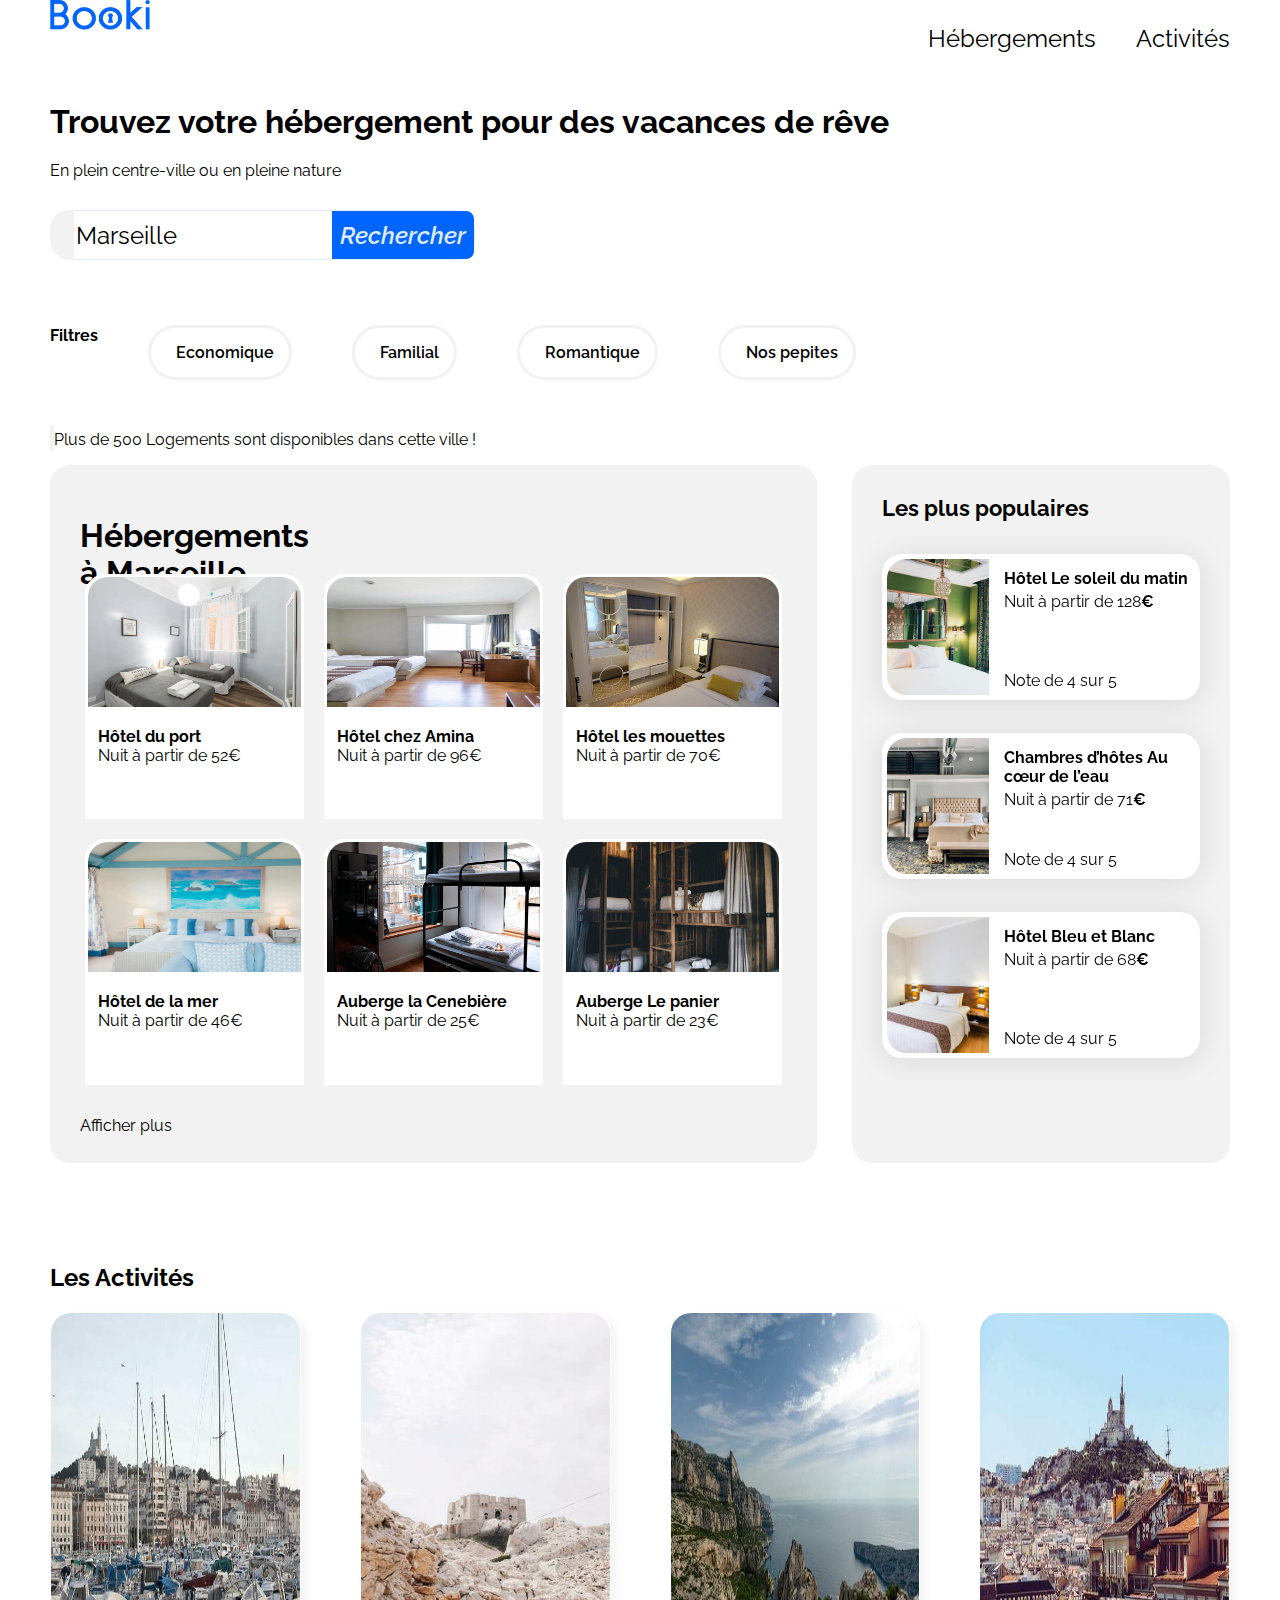
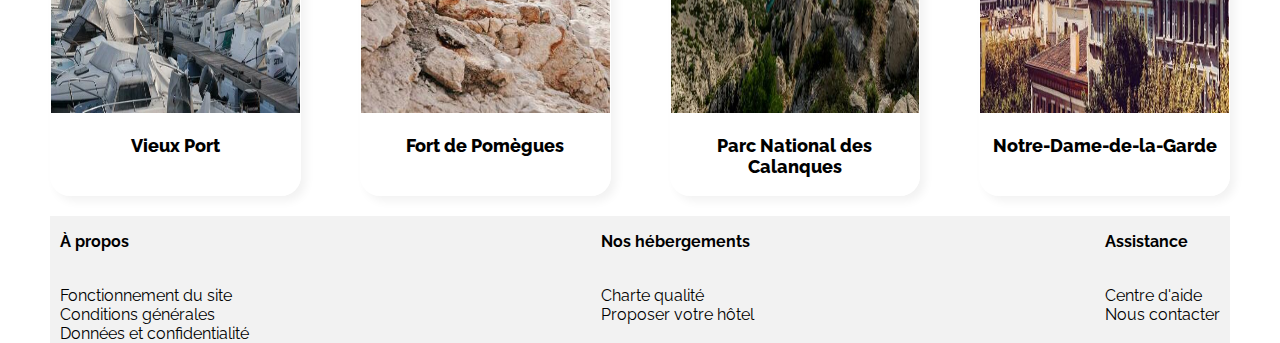
<file: index.html>
<!DOCTYPE html>
<html lang="fr">

<head>
    <meta charset="UTF-8">
    <meta name="viewport" content="width=device-width, initial-scale=1.0">
    <title>Booki</title>
    <link rel="preconnect" href="https://fonts.googleapis.com">
    <link rel="preconnect" href="https://fonts.gstatic.com" crossorigin>
    <link href="https://fonts.googleapis.com/css2?family=Raleway:wght@400;500;700&display=swap" rel="stylesheet">
    <link rel="stylesheet" href="https://cdnjs.cloudflare.com/ajax/libs/font-awesome/6.2.1/css/all.min.css"
        integrity="sha512-MV7K8+y+gLIBoVD59lQIYicR65iaqukzvf/nwasF0nqhPay5w/9lJmVM2hMDcnK1OnMGCdVK+iQrJ7lzPJQd1w=="
        crossorigin="anonymous" referrerpolicy="no-referrer" />
    <link rel="stylesheet" href="./css/style.css">
</head>
<body>
    <div class="main-container">
        <header>
            <div class="logoBooki">
                <img class="sizelbooki" src="images/logo/Booki.png" alt="logo Booki">
            </div>
            <div class="ankre">    
                <nav class="ankreheb"><a href="#ankre_hébergements">Hébergements</a></nav>
                <nav class="ankreact"><a href="#ankre_activités">Activités</a></nav>
            </div> 
        </header>    
        <main>
            <section class="trouvez-hébergement">
                <h1>Trouvez votre hébergement pour des vacances de rêve</h1>
                <p>En plein centre-ville ou en pleine nature</p>
                <section class="search">
                    <i class="searchLogo fas fa-location-dot"></i>
                    <div class=" bordure-search">
                        <input type="text" value="Marseille" autocorrect="off" autocapitalize="off" class="searchBarre">
                        <button type="submit" class="searchButton">
                            <i class="bordersearch"><p class="bordersearch">Rechercher</p></i>
                            <i class="loupe fa-solid fa-magnifying-glass"></i>
                        </button>
                    </div>
                </section>
                <section class="ZoneFiltres">
                    <p class="titrefiltre"><strong>Filtres</strong></p>
                        <div class="filtre">
                            <div class="filtreButton filtre1">
                                <i class="fa-solid fas fa-money-bill-wave"></i><p class=" txtfltr"> Economique</p>
                            </div>
                            <div class="filtreButton filtre2">
                                <i class="fa-solid fas fa-person"></i><p class=" txtfltr"> Familial</p>
                            </div>
                            <div class="filtreButton filtre3">
                                <i class="fa-solid fas fa-heart"></i><p class=" txtfltr"> Romantique</p>
                            </div>
                            <div class="filtreButton filtre4">
                                <i class="fa-solid fas fa-fire"></i><p class=" txtfltr"> Nos pepites</p>
                            </div>
                        </div>
                </section>
                    <p><i class="infoLogo fa-solid fa-info"></i> Plus de 500 Logements sont disponibles dans cette ville !</p>
            </section>
            <div class="hebergements-and-populaires">
                <section class="hebergements">
                    <article class="art0"><h1 id="ankre_hébergements">Hébergements à Marseille</h1></article>
                    <a href="" class="art1 art">
                        <article>
                            <img class="marseilleImg img1" src="images/hebergements/fred-kleber.jpg" alt="Hotel du port">
                            <div class="txtPop">
                                <p><strong> Hôtel du port</strong><br>Nuit à partir de 52€</p>
                                <i class="fa-xs fa-solid fa-star" aria-hidden="true"></i><i class="fa-xs fa-solid fa-star" aria-hidden="true"></i><i class="fa-xs fa-solid fa-star" aria-hidden="true"></i><i class="fa-xs fa-solid fa-star" aria-hidden="true"></i><i class="fa-xs fa-solid fa-star neutral-star" aria-hidden="true"></i>
                            </div>       
                        </article>
                    </a>
                    <a href="" class="art2 art">
                        <article>
                                <img class="marseilleImg img2" src="images/hebergements/febrian-zakaria.jpg" alt="Hotel chez Amina">
                                    <div class="txtPop">
                                        <p><strong> Hôtel chez Amina</strong><br>Nuit à partir de 96€</p>
                                        <i class="fa-xs fa-solid fa-star" aria-hidden="true"></i><i class="fa-xs fa-solid fa-star" aria-hidden="true"></i><i class="fa-xs fa-solid fa-star" aria-hidden="true"></i><i class="fa-xs fa-solid fa-star" aria-hidden="true"></i><i class="fa-xs fa-solid fa-star neutral-star" aria-hidden="true"></i>
                                    </div>
                        </article>
                    </a>
                    <a href="" class="art3 art">    
                        <article>
                                <img class="marseilleImg img3" src="images/hebergements/reisetopia.jpg" alt="Hotel les mouettes">
                                    <div class="txtPop">
                                        <p><strong> Hôtel les mouettes</strong><br>Nuit à partir de 70€</p>
                                        <i class="fa-xs fa-solid fa-star" aria-hidden="true"></i><i class="fa-xs fa-solid fa-star" aria-hidden="true"></i><i class="fa-xs fa-solid fa-star" aria-hidden="true"></i><i class="fa-xs fa-solid fa-star" aria-hidden="true"></i><i class="fa-xs fa-solid fa-star neutral-star" aria-hidden="true"></i>
                                    </div>
                        </article>
                    </a>
                    <a href="" class="art4 art">    
                        <article>
                                <img class="marseilleImg img4" src="images/hebergements/annie-spratt.jpg" alt="Hotel de la mer">
                                    <div class="txtPop">
                                        <p><strong> Hôtel de la mer</strong><br>Nuit à partir de 46€</p>
                                        <i class="fa-xs fa-solid fa-star" aria-hidden="true"></i><i class="fa-xs fa-solid fa-star" aria-hidden="true"></i><i class="fa-xs fa-solid fa-star" aria-hidden="true"></i><i class="fa-xs fa-solid fa-star" aria-hidden="true"></i><i class="fa-xs fa-solid fa-star neutral-star" aria-hidden="true"></i>
                        </article>
                    </a>
                    <a href="" class="art5 art">
                        <article>
                                <img class="marseilleImg img5" src="images/hebergements/marcus-loke.jpg" alt="Auberge la Canebière">
                                    <div class="txtPop">
                                        <p><strong> Auberge la Cenebière</strong><br>Nuit à partir de 25€</p>
                                        <i class="fa-xs fa-solid fa-star" aria-hidden="true"></i><i class="fa-xs fa-solid fa-star" aria-hidden="true"></i><i class="fa-xs fa-solid fa-star" aria-hidden="true"></i><i class="fa-xs fa-solid fa-star" aria-hidden="true"></i><i class="fa-xs fa-solid fa-star neutral-star" aria-hidden="true"></i>
                                    </div>
                        </article>
                    </a>
                    <a href="" class="art6 art">
                        <article>
                                <img class="marseilleImg img6" src="images/hebergements/nicate-lee.jpg" alt="Auberge le Panier">
                                    <div class="txtPop">    
                                        <p><strong> Auberge Le panier</strong><br>Nuit à partir de 23€</p>
                                        <i class="fa-xs fa-solid fa-star" aria-hidden="true"></i><i class="fa-xs fa-solid fa-star" aria-hidden="true"></i><i class="fa-xs fa-solid fa-star" aria-hidden="true"></i><i class="fa-xs fa-solid fa-star" aria-hidden="true"></i><i class="fa-xs fa-solid fa-star neutral-star" aria-hidden="true"></i>
                                    </div>
                        </article>
                    </a>
                            <div class="art7"><p>Afficher plus</p></div>
                </section>
                <section class="populaires">
                    <div class="populaires-title">
                        <h2 class="section-title">Les plus populaires</h2>
                        <i class="fa-solid fa-chart-line" aria-hidden="true"></i>
                    </div>
                    <div class="populaires-cards">
                        <a href="#">
                            <article class="card">
                                <img class="imgpop" src="./images/hebergements/emile-guillemot.jpg" alt="Image de la chambre d'hôtel montrant un lit">
                                <div class="card-content">
                                    <div class="card-txt">
                                        <h3 class="card-title">Hôtel Le soleil du matin</h3>
                                        <p class="card-subtitle">Nuit à partir de 128<span class="euro">€</span></p>
                                    </div>
                                    <div class="card-rating">
                                        <div><i class="fa-xs fa-solid fa-star" aria-hidden="true"></i><i class="fa-xs fa-solid fa-star" aria-hidden="true"></i><i class="fa-xs fa-solid fa-star" aria-hidden="true"></i><i class="fa-xs fa-solid fa-star" aria-hidden="true"></i><i class="fa-xs fa-solid fa-star neutral-star" aria-hidden="true"></i></div>
                                        <span class="sr-only">Note de 4 sur 5</span>
                                    </div>
                                </div>
                            </article>
                        </a>
                        <a href="#">
                            <article class="card">
                                <img class="imgpop" src="./images/hebergements/aw-creative.jpg" alt="Image de la chambre d'hôtel montrant un lit">
                                <div class="card-content">
                                    <div class="card-txt">
                                        <h3 class="card-title">Chambres d’hôtes Au cœur de l’eau</h3>
                                        <p class="card-subtitle">Nuit à partir de 71<span class="euro">€</span></p>
                                    </div>
                                    <div class="card-rating">
                                        <div><i class="fa-xs fa-solid fa-star" aria-hidden="true"></i><i class="fa-xs fa-solid fa-star" aria-hidden="true"></i><i class="fa-xs fa-solid fa-star" aria-hidden="true"></i><i class="fa-xs fa-solid fa-star" aria-hidden="true"></i><i class="fa-xs fa-solid fa-star neutral-star" aria-hidden="true"></i></div>
                                        <span class="sr-only">Note de 4 sur 5</span>
                                    </div>
                                </div>
                            </article>
                        </a>
                        <a href="#">
                            <article class="card">
                                <img class="imgpop" src="./images/hebergements/febrian-zakaria2.jpg" alt="Image de la chambre d'hôtel montrant un lit">
                                <div class="card-content">
                                    <div class="card-txt">
                                        <h3 class="card-title">Hôtel Bleu et Blanc</h3>
                                        <p class="card-subtitle">Nuit à partir de 68<span class="euro">€</span></p>
                                    </div>
                                    <div class="card-rating">
                                        <div><i class="fa-xs fa-solid fa-star" aria-hidden="true"></i><i class="fa-xs fa-solid fa-star" aria-hidden="true"></i><i class="fa-xs fa-solid fa-star" aria-hidden="true"></i><i class="fa-xs fa-solid fa-star" aria-hidden="true"></i><i class="fa-xs fa-solid fa-star neutral-star" aria-hidden="true"></i></div>
                                        <span class="sr-only">Note de 4 sur 5</span>
                                    </div>
                                </div>
                            </article>
                        </a>
                    </div>
                </section>
            </div>
                <h2 class="h2Act" id="ankre_activités">Les Activités</h2>
            <section class="Activite">
                <div class="imgActBorder"><a href="">
                    <img class="imgAct" src="images/activites/reno-laithienne.jpg" alt="">
                    <p class="txtAct">Vieux Port</p></a>
                </div>
                <div class="imgActBorder"><a href="">
                    <img class="imgAct" src="images/activites/paul-hermann.jpg" alt="">
                    <p class="txtAct">Fort de Pomègues</p></a>
                </div>
                <div class="imgActBorder"><a href="">
                    <img class="imgAct" src="images/activites/kilyan-sockalingum.jpg" alt="">
                    <p class="txtAct">Parc National des Calanques</p></a>
                </div>
                <div class="imgActBorder"><a href="">
                    <img class="imgAct" src="images/activites/florian-wehde.jpg" alt="">
                    <p class="txtAct">Notre-Dame-de-la-Garde</p></a>
                </div>
            </section>
    <footer>
        <div>
            <p class="txtFooter"><strong>À propos</strong></p>
                <br><a href="">Fonctionnement du site</a>
                <br><a href="">Conditions générales</a>
                <br><a href="">Données et confidentialité</a>       
        </div>
        <div>
            <p class="txtFooter"><strong>Nos hébergements</strong></p>
                <br><a href="">Charte qualité</a>
                <br><a href="">Proposer votre hôtel</a>
        </div>
        <div>
            <p class="txtFooter"><strong>Assistance</strong></p>
                <br><a href="">Centre d'aide</a>
                <br><a href="">Nous contacter</a>
        </div>
    </footer>
        </main>
        <footer></footer>
    </div>
</body>

</html>
</file>
<file: css/style.css>
/****** General ***********/
* {
    font-family: 'Raleway', sans-serif;
}

:root {
    --main-color: #0065FC;
    --main-bg-color: #F2F2F2;
    --filter-bg-color: #DEEBFF;
}

.fa-solid {
    color: var(--main-color);
}

body {
    display: flex;
    justify-content: center;
    margin: 0;
}

header {
    display: flex;
    justify-content: space-between;
    margin: 0 0 50px 0 ;
}

header a {
    border-top: 4px solid transparent;
    display: inline-block;
    padding-top: 20px;

}
header a:hover {
    border-color: var(--main-color);
    color: var(--main-color);
}


        /*****Entête de page*****/

.sizelbooki {
    width: 100px;
    height: 30px;
}

.ankre {
    font-size: 24px;
    gap: 40px;
    display: flex;
    flex-direction: row;
}

.ankreheb, .ankreact {
    position: relative;
}

.main-container {
    width: 100%;
    max-width: 1440px;
    padding: 0 50px;
    box-sizing: border-box;
}

a {
    color: inherit;
    text-decoration: none;
}


/*****Trouver hébergement + barre de recherche*****/

.search {
    position: relative;
    display: flex;
    margin: 30px 0 0 0;
    height: 50px;
    width: 100%;
}

.searchLogo {
    border: 2px solid var(--main-bg-color);
    background-color: var(--main-bg-color);
    border-radius: 20px 0 0 20px;
    display: flex;
    justify-content: space-around;
    align-items: center;
    padding: 10px;
}

.bordure-search {
    border: solid 1px var(--filter-bg-color);
    border-radius: 0 20px 20px 0;
    border-left: none;
}

.searchBarre {
    width: 250px;
    font-size: 24px;
    border: white;
}

.searchButton {
    border: 2px solid var(--main-color);
    color: var(--filter-bg-color);
    background-color: var(--main-color);
    border-radius: 0 8px 8px 0;
    height: 100%;
}
    .searchButton:hover {
        color: red;
    }
    
.loupe {
    color: white;
    display: none;
}

.bordersearch {
    font-weight: 600;
    font-size: 24px;
    margin: 0;
}

        /*****Zone FIltre*****/

.ZoneFiltres { 
    display: flex;
    flex-direction: row;
    gap: 50px;
    margin: 50px 0;
}

.filtre {
    display: flex;
    flex-direction: row;
    padding-top: 15px;
    gap: 60px;
}

.fas {
    font-size: 22px;
}

.filtreButton {
    border: solid;
    border-color: var(--main-bg-color);
    padding: 15px;
    border-radius: 50px;
    display: flex;
    flex-direction: row;
    gap: 10px;
    justify-content: center;
}

    .filtreButton:hover {
        background-color: var(--filter-bg-color);
    }

.txtfltr {
    margin: 0;
    font-weight: 600;
}

.infoLogo {
    border: solid 2px;
    border-radius: 50px;
    background-color: white;
    width: 24px;
    height: 21px;
    padding-top: 3px;
    color: var(--main-color);
    border-color: var(--main-bg-color);
    justify-content: space-around;
    text-align: center;
}

    /*****hebergement et populaire*****/

.section-title {
    margin: 0;
    font-size: 22px;
}

.card {
    background-color: white;
    border-radius: 20px;
    padding: 5px;
    filter: drop-shadow(0px 3px 15px rgba(0, 0, 0, 0.1));
}

.card img {
    object-fit: cover;
}

.card-title {
    font-size: 16px;
}

.euro {
    font-weight: 700;
}

.neutral-star {
    color: var(--main-bg-color)
}

.hebergements-and-populaires {
    display: flex;
    justify-content: space-between;
    margin-bottom: 100px;
}

.hebergements-and-populaires section {
    background-color: var(--main-bg-color);
    border-radius: 20px;
    padding: 30px;
    box-sizing: border-box;
}

/****** Hebergements ***********/
.hebergements {
    width: 65%;
    display: grid;
    grid-template-columns: 1fr 1fr 1fr;
    grid-template-rows:10% 40% 40% 10%;
    gap: 10px;
}

.art {
    border: solid 1px white;
    border-radius: 20px 20px 0 0;
    background-color: white;
    margin: 5px;
    padding: 2px;
}

.art1 {
    grid-column-start: 1; 
    grid-column-end: 1; 
    grid-row-start: 2;
    grid-row-end: 2;
}

.art2 {
    grid-column-start: 2; 
    grid-column-end: 2; 
    grid-row-start: 2;
    grid-row-end: 2;
}

.art3 {
    grid-column-start: 3; 
    grid-column-end: 3;
    grid-row-start: 2;
    grid-row-end: 2;
}

.art4 {
    grid-column-start: 1; 
    grid-column-end: 1; 
    grid-row-start: 3;
    grid-row-end: 3;
}

.art5 {
    grid-column-start: 2; 
    grid-column-end: 2; 
    grid-row-start: 3;
    grid-row-end: 3;
}

.art6 {
    grid-column-start: 3; 
    grid-column-end: 3; 
    grid-row-start: 3;
    grid-row-end: 3;
}

.art7 {
    grid-column-start: 1; 
    grid-column-end: 3; 
    grid-row-start: 4;
    grid-row-end: 4;
    text-align: left;
}

.marseilleImg {
    width: 100%;
    height: 130px;
    border-radius: 20px 20px 0 0;
}

.txtPop {
    padding-left: 10px;
}

        /*****Populaires*****/
.populaires {
    width: 32%;
}

.populaires-title {
    display: flex;
    justify-content: space-between;
    align-items: center;
}

.populaires-cards .card {
    display: flex;
    margin-top: 33px;
}

.populaires-cards img {
    width: 33%;
    height: 136px;
    border-top-left-radius: 20px;
    border-bottom-left-radius: 20px;
}

.populaires-cards .card-content {
    width: 67%;
    padding-left: 15px;
    display: flex;
    flex-direction: column;
    justify-content: space-between;
    box-sizing: border-box;
}

.populaires-cards .card-title {
    margin-top: 10px;
    margin-bottom: 4px;
}

.populaires-cards .card-subtitle {
    margin: 0;
}

.populaires-cards .card-rating {
    margin-bottom: 5px;
}

        /*****Zone activité*****/

.Activite {
    display: flex;
    flex-direction: row;
    justify-content: space-between;
    margin: 20px 0 20px 0;
    gap: 5%;

}

.imgActBorder {
    width: 100%;
    border: 1px solid white;
    border-radius: 20px;
    box-shadow: 5px 5px 10px var(--main-bg-color);
}

.imgAct {
    width: 100%;
    height: 400px;
    border-radius: 20px 20px 0 0;
}

.txtAct { 
    text-align: center;
    font-size: large;
    font-weight: 800;
}

        /*****Footer*****/

footer {
    display: flex;
    flex-direction: row;
    justify-content: space-between;
    background-color: var(--main-bg-color);
    padding: 0 10px;
}


/* Le code ci-dessous correspond à la version responsive uniquement */

/****** Media queries ***********/
/* Medium devices (tablets, less/equal than 1024px) */
@media (max-width: 1024px) {
.hebergements-and-populaires {
    flex-direction: column;
}

.hebergements {
    width: 100%;
    grid-template-columns: 1fr 1fr ;
    grid-template-rows:10% 40% 40% 10%;    
}

.art {
    border: solid 1px white;
    border-radius: 20px 20px 0 0;
    background-color: white;
    margin: 5px;
    padding: 2px;
}

.populaires {
width: 100%;
    margin-top: 50px;
}

.populaires-cards {
    display: flex;
    flex-direction: row;
    justify-content: space-between;
}

.populaires-cards a {
    width: 30%;
}

.populaires-cards .card-title {
    font-size: 14px;
}

.populaires-cards .card-subtitle {
    font-size: 13px;
}

.imgAct {
    height: 300px;
}
}

/* Small devices (phones, less than 768px) */
@media (max-width: 767.98px) {

header {
    display: flex;
    flex-direction: column;
    order: 1;
    margin: 0 0 30px 0;
} 

header a {
    border-top: none  ;
}

body{
    margin: 0;
    padding: 0;
}

.main-container {
    padding: 0;
}

.logoBooki {
    display: flex;
    align-items: center;
    justify-content: center;
    margin: 50px 0;
}   

.ankre {
    display: grid;
    grid-template-columns: 1fr 1fr;
    grid-template-rows: 1fr;
    border-bottom: solid 1px var(--filter-bg-color);
}

.ankreact, .ankreheb {
    text-align: center;
    border-bottom: 4px solid transparent;
    display: inline-block;
    padding: 25px;
}

.ankreact {
    grid-template-rows: 2;
}

.ankreheb {
    grid-column: 1;
}

.ankreheb:hover{
    border-color: var(--main-color);
    color: var(--main-color);
}

.ankreact:hover{
    border-color: var(--main-color);
    color: var(--main-color);
}

.trouvez-hébergement {
    padding-left: 15px;
}

.search {
    width:100%;
    margin:35px 0;
}

.searchLogo  {
    padding: 20px;
    font-size: 24px;
}

.searchBarre {
    width: 80%;
}

.bordure-search {
    display: flex;
    justify-content: space-between;
}

.bordersearch {
    display: none;
    font-size: 24px;
}

.searchButton {
    border-radius: 20px;
}

.loupe {
    display: block;
    padding: 0 10px 0 10px;
    font-size: 24px;
}

.ZoneFiltres {
    flex-direction: column;
    font-size: 12px;
    gap: 0;
}

.titrefiltre {
    font-size: 20px;
}

.filtre {
    gap: 15px;
    display: grid;
    grid-template-columns: 1fr 1fr;
    grid-template-rows: 1fr 1fr;
    margin:20px 0 0 0;
    padding: 0 15px;
}

.filtre1 {
    grid-column: 1;
    grid-row: 1;
}
.filtre2 {
    grid-column: 2;
    grid-row: 1;
}
.filtre3 {
    grid-column: 1;
    grid-row: 2;
}
.filtre4 {
    grid-column:2 ;
    grid-row:2 ;
}

.txtfltr {
    font-size: 16px;
}

.populaires-cards {
    flex-direction: column;
}

.card {
    width:300%;
}

.hebergements-and-populaires section {
    border-radius: 0;
}

.hebergements {
    order: 2;
    display: flex;
    flex-direction: column;   
    margin-top: 20px;
    background-color: white!important;
}

.Activite {
    flex-direction: column;
    gap: 20px;
    padding: 0 20px;
}

.h2Act {
    padding-left: 20px;
}

.imgAct{
    height: 200px;
}

footer {
    flex-direction: column;
    margin: none;
    padding-left: 15px;
}
}
</file>
